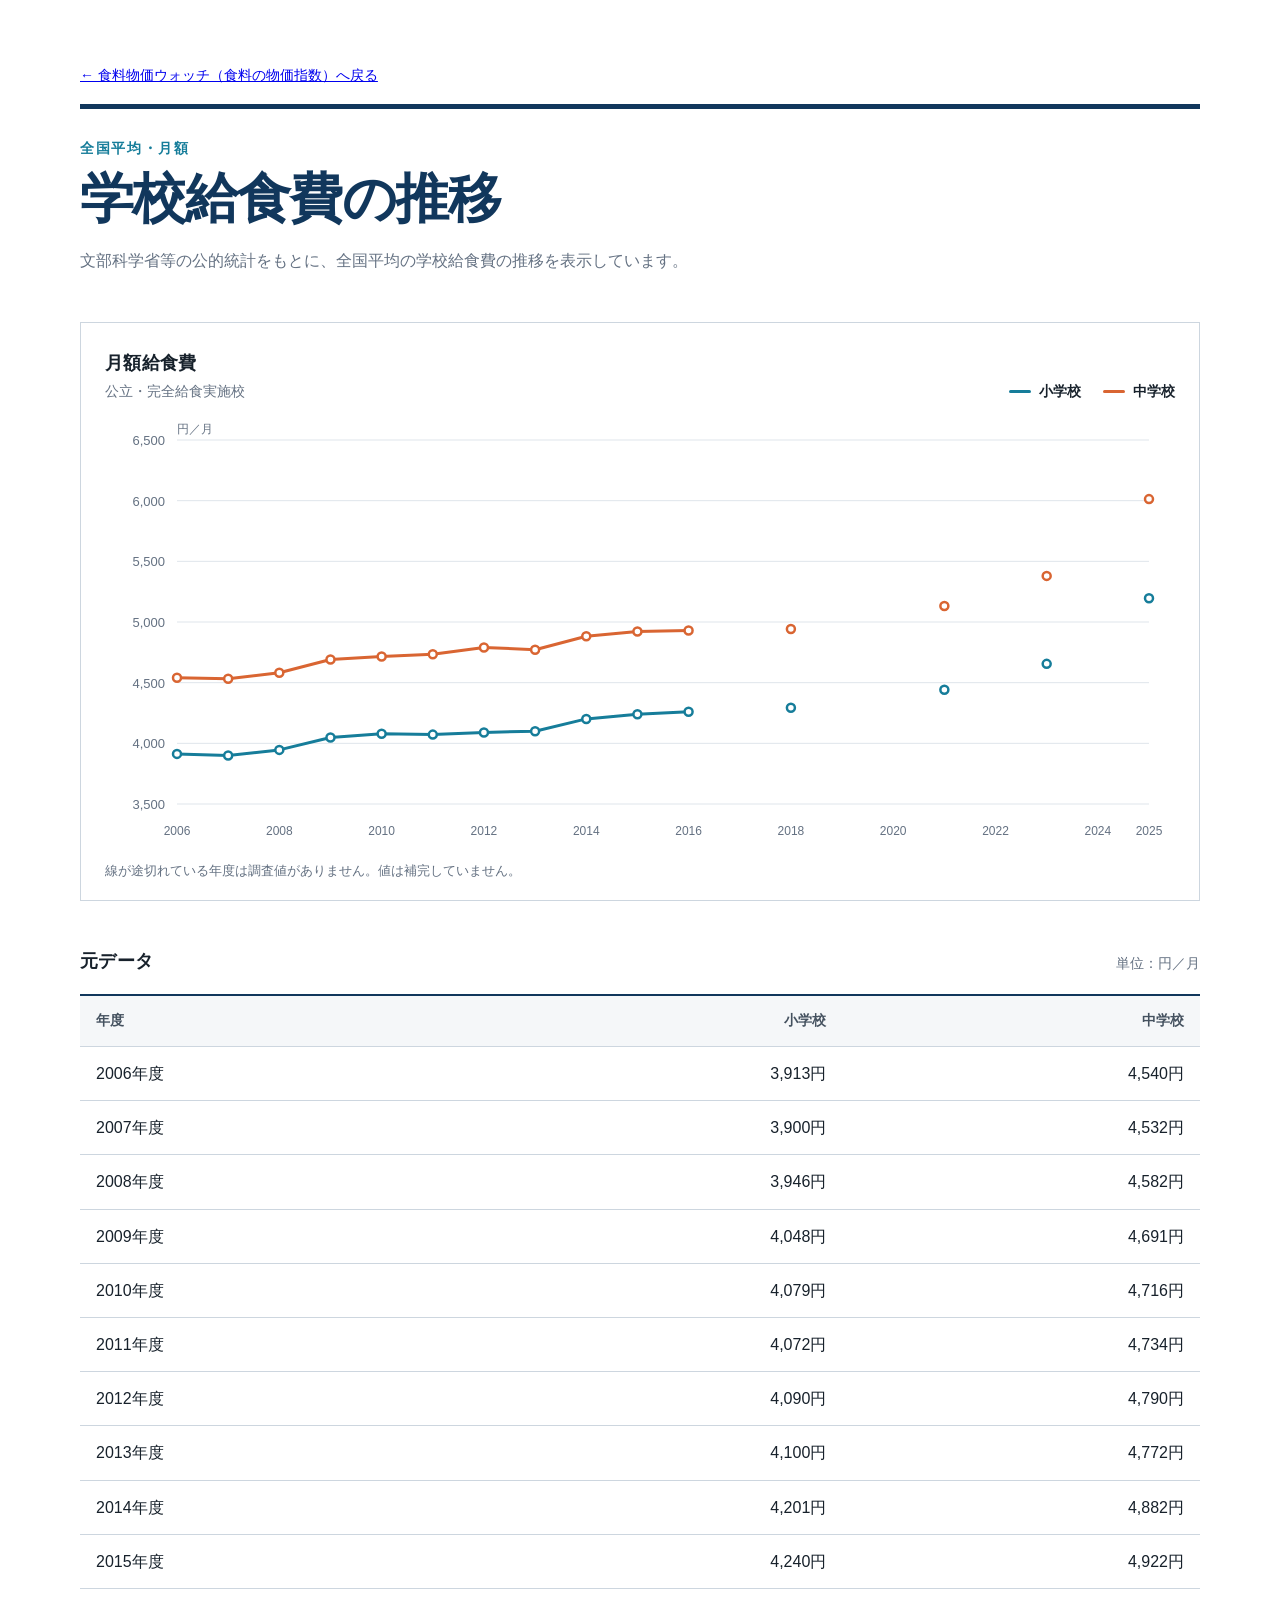
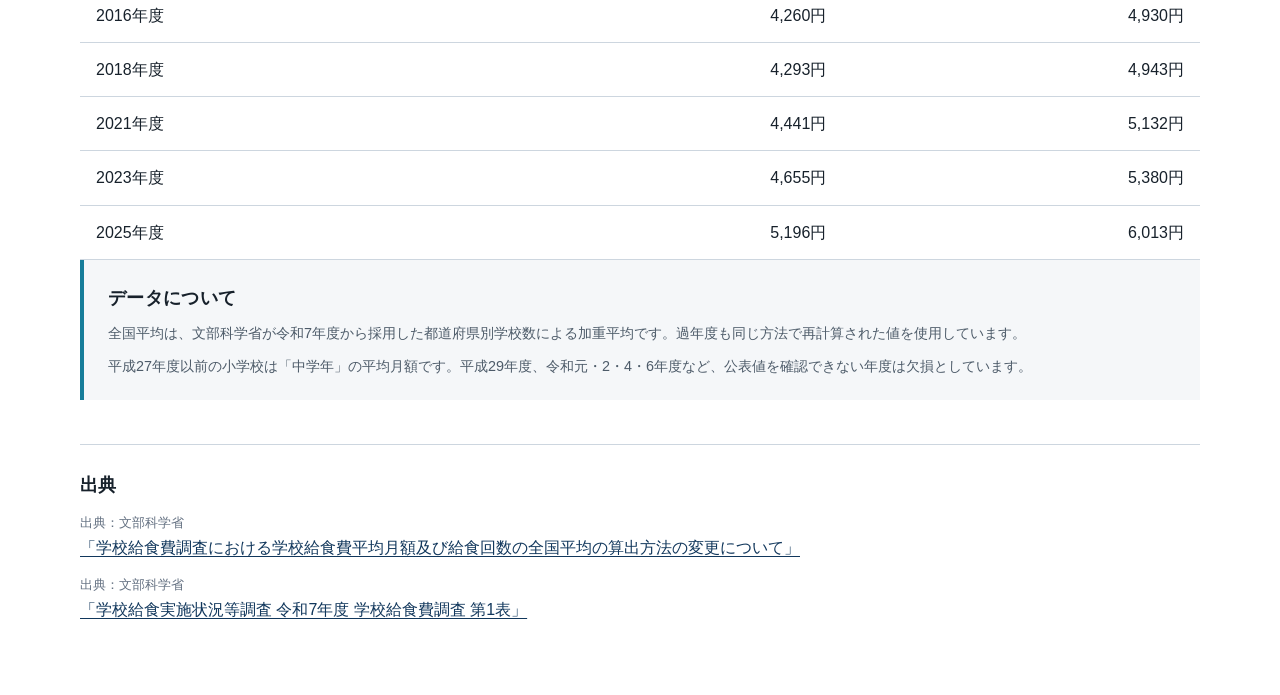
<file: site/school-lunch/index.html>
<!doctype html>
<html lang="ja">
<head>
  <meta charset="utf-8">
  <meta name="viewport" content="width=device-width,initial-scale=1">
  <title>学校給食費の推移</title>
  <meta name="description" content="文部科学省の公的統計による全国平均の学校給食費（月額）の推移">
  <link rel="icon" type="image/svg+xml" href="data:image/svg+xml,%3Csvg xmlns='http://www.w3.org/2000/svg' viewBox='0 0 32 32'%3E%3Crect width='32' height='32' rx='7' fill='%2311375c'/%3E%3Cpath d='M8 11h16v3H8zm2 5h12v8H10z' fill='%23fff'/%3E%3Ccircle cx='13' cy='20' r='2' fill='%23e07a3f'/%3E%3C/svg%3E">
  <link rel="stylesheet" href="style.css">
  <style>.hit:focus{outline:none}.back-link{margin:0 0 16px;font-size:.875rem}</style>
</head>
<body>
  <main>
    <p class="back-link"><a href="/">← 食料物価ウォッチ（食料の物価指数）へ戻る</a></p>
    <header class="page-header">
      <p class="eyebrow">全国平均・月額</p>
      <h1>学校給食費の推移</h1>
      <p class="intro">文部科学省等の公的統計をもとに、全国平均の学校給食費の推移を表示しています。</p>
    </header>

    <section class="chart-section" aria-labelledby="chart-title">
      <div class="section-heading">
        <div>
          <h2 id="chart-title">月額給食費</h2>
          <p>公立・完全給食実施校</p>
        </div>
        <div class="legend" aria-label="系列">
          <span><i class="swatch elementary"></i>小学校</span>
          <span><i class="swatch junior"></i>中学校</span>
        </div>
      </div>
      <div id="chart" class="chart" role="img" aria-label="2006年度から2025年度までの小学校と中学校の月額給食費の折れ線グラフ"></div>
      <p class="chart-note">線が途切れている年度は調査値がありません。値は補完していません。</p>
    </section>

    <section class="table-section" aria-labelledby="table-title">
      <div class="section-heading"><h2 id="table-title">元データ</h2><p>単位：円／月</p></div>
      <div class="table-wrap">
        <table>
          <thead><tr><th scope="col">年度</th><th scope="col">小学校</th><th scope="col">中学校</th></tr></thead>
          <tbody id="data-table"></tbody>
        </table>
      </div>
    </section>

    <aside class="method" aria-labelledby="method-title">
      <h2 id="method-title">データについて</h2>
      <p>全国平均は、文部科学省が令和7年度から採用した都道府県別学校数による加重平均です。過年度も同じ方法で再計算された値を使用しています。</p>
      <p>平成27年度以前の小学校は「中学年」の平均月額です。平成29年度、令和元・2・4・6年度など、公表値を確認できない年度は欠損としています。</p>
    </aside>

    <footer>
      <h2>出典</h2>
      <ul id="sources"></ul>
    </footer>
  </main>
  <script src="app.js"></script>
</body>
</html>
</file>
<file: site/school-lunch/style.css>
:root{--ink:#17212b;--muted:#647182;--grid:#dfe5eb;--line:#cdd6df;--navy:#11375c;--blue:#167d9a;--orange:#d96532;--paper:#fff;--soft:#f5f7f9}*{box-sizing:border-box}body{margin:0;background:var(--paper);color:var(--ink);font-family:-apple-system,BlinkMacSystemFont,"Segoe UI","Noto Sans JP","Yu Gothic",sans-serif;line-height:1.7}main{width:min(1120px,calc(100% - 40px));margin:0 auto;padding:64px 0 72px}.page-header{border-top:5px solid var(--navy);padding-top:28px;margin-bottom:48px}.eyebrow{margin:0 0 4px;color:var(--blue);font-size:.875rem;font-weight:700;letter-spacing:.12em}.page-header h1{margin:0;font-size:clamp(2rem,5vw,3.4rem);letter-spacing:-.03em;line-height:1.25;color:var(--navy)}.intro{margin:14px 0 0;max-width:760px;font-size:1rem;color:var(--muted)}section{margin-top:44px}.chart-section{border:1px solid var(--line);padding:24px 24px 18px}.section-heading{display:flex;align-items:end;justify-content:space-between;gap:20px;margin-bottom:18px}.section-heading h2,footer h2,.method h2{margin:0;font-size:1.15rem;letter-spacing:.02em}.section-heading p{margin:2px 0 0;color:var(--muted);font-size:.875rem}.legend{display:flex;gap:22px;font-size:.875rem;font-weight:650}.legend span{display:flex;align-items:center;gap:8px}.swatch{display:inline-block;width:22px;height:3px;border-radius:2px}.swatch.elementary{background:var(--blue)}.swatch.junior{background:var(--orange)}.chart{position:relative;width:100%;min-height:430px}.chart svg{display:block;width:100%;height:auto;overflow:visible}.tooltip{position:absolute;pointer-events:none;z-index:2;min-width:180px;padding:12px 14px;background:#fff;border:1px solid var(--line);box-shadow:0 8px 24px rgba(17,55,92,.14);font-size:.875rem;line-height:1.55;transform:translate(-50%,-110%)}.tooltip strong{display:block;color:var(--navy);margin-bottom:4px}.tooltip span{display:block}.chart-note{margin:8px 0 0;color:var(--muted);font-size:.8125rem}.table-wrap{overflow-x:auto;border-top:2px solid var(--navy)}table{width:100%;border-collapse:collapse;font-variant-numeric:tabular-nums}th,td{padding:13px 16px;border-bottom:1px solid var(--line);text-align:right;white-space:nowrap}th:first-child,td:first-child{text-align:left}th{background:var(--soft);color:#44515f;font-size:.875rem}tbody tr:hover{background:#f8fafc}.method{padding:22px 24px;background:var(--soft);border-left:4px solid var(--blue)}.method p{margin:8px 0 0;color:#4d5b69;font-size:.9rem}footer{margin-top:44px;padding-top:24px;border-top:1px solid var(--line)}footer ul{margin:12px 0 0;padding:0;list-style:none}footer li+li{margin-top:12px}footer a{color:var(--navy);text-underline-offset:3px}footer .org{display:block;color:var(--muted);font-size:.8125rem}@media(max-width:640px){main{width:min(100% - 24px,1120px);padding:36px 0 52px}.page-header{margin-bottom:32px}.chart-section{padding:18px 12px 14px}.section-heading{align-items:flex-start;flex-direction:column;gap:10px}.legend{gap:18px}.chart{min-height:350px}.table-section .section-heading{flex-direction:row;align-items:end}.method{padding:18px 16px}th,td{padding:11px 12px}}
</file>
